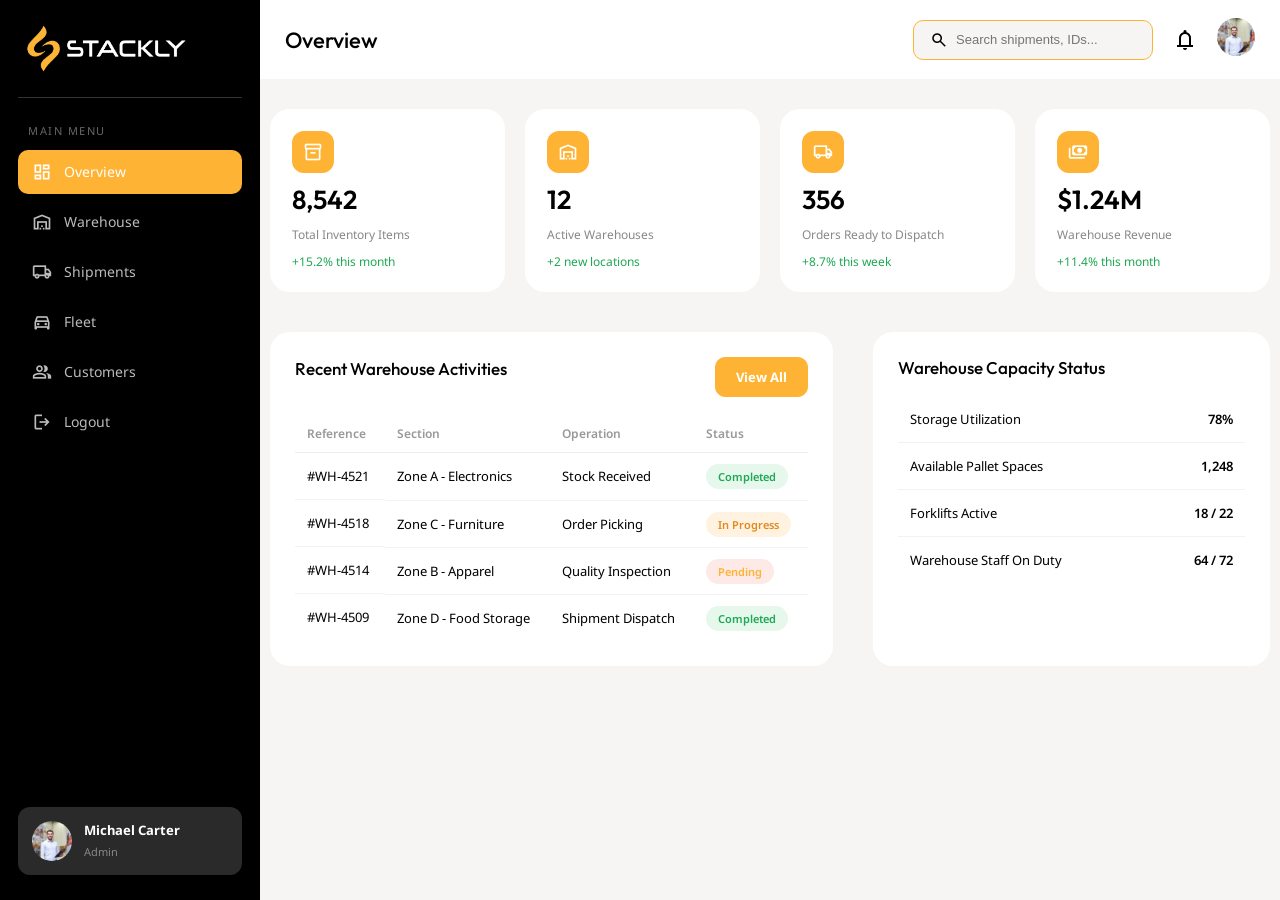
<file: admin.html>
<!DOCTYPE html>
<html lang="en">

<head>
    <meta charset="UTF-8">
    <meta name="viewport" content="width=device-width, initial-scale=1.0">
    <title>Stackly - Admin Dashboard</title>

    <link rel="stylesheet"
        href="https://fonts.googleapis.com/css2?family=Material+Symbols+Outlined:opsz,wght,FILL,GRAD@20..48,100..700,0,-50..200" />
    <link
        href="https://fonts.googleapis.com/css2?family=Outfit:wght@100..900&family=Noto+Sans:ital,wght@0,100..900;1,100..900&display=swap"
        rel="stylesheet">

    <style>
        * {
            margin: 0;
            padding: 0;
            box-sizing: border-box;
        }

        :root {
            --pcolor: #FFB334;
            --hcolor: #ff4e2e;
            --dark: black;
            --panel: #F7F5F3;
        }

        body {
            background: var(--panel);
            font-family: "Noto Sans", sans-serif;
            display: flex;
            gap: 0px;
            min-height: 100vh;
        }

        .material-symbols-outlined {
            font-variation-settings: 'FILL' 0, 'wght' 400, 'GRAD' 0, 'opsz' 24;
        }

        /* ================= SIDEBAR ================= */
        .sidebar {
            width: 260px;
            flex-shrink: 0;
            background: var(--dark);
            padding: 25px 18px;
            display: flex;
            flex-direction: column;
            height: 100vh;
            position: sticky;

        }

        .sidebar-logo {
            display: flex;
            align-items: center;
            gap: 15px;
            padding: 0 8px 25px;
            border-bottom: 1px solid #333;
            margin-bottom: 25px;
        }

        .sidebar-logo img {
            width: 160px;
        }

        .sidebar-logo .adminclose {
            color: white;
            display: none;
        }

        .nav-group-label {
            font-size: 11px;
            letter-spacing: 1.5px;
            text-transform: uppercase;
            color: #666;
            padding: 0 10px;
            margin-bottom: 12px;
        }

        .side-nav {
            display: flex;
            flex-direction: column;
            gap: 6px;
        }

        .side-nav button {
            display: flex;
            align-items: center;
            gap: 12px;
            width: 100%;
            padding: 12px 14px;
            border: none;
            background: transparent;
            color: #bbb;
            font-family: "Noto Sans", sans-serif;
            font-size: 14px;
            border-radius: 10px;
            cursor: pointer;
            text-align: left;
            transition: .3s ease;
        }

        .side-nav button .material-symbols-outlined {
            font-size: 20px;
        }

        .side-nav button:hover {
            background: #2a2a2a;
            color: #fff;
        }

        .side-nav button.active {
            background: var(--pcolor);
            color: #fff;
        }

        .sidebar-footer {
            margin-top: auto;
            display: flex;
            align-items: center;
            gap: 12px;
            padding: 14px;
            border-radius: 12px;
            background: #2a2a2a;
        }

        .sidebar-footer img {
            width: 40px;
            height: 40px;
            border-radius: 50%;
            object-fit: cover;
        }

        .sidebar-footer h4 {
            color: #fff;
            font-size: 13px;
        }

        .sidebar-footer span {
            color: #888;
            font-size: 11px;
        }

        /* ================= MAIN AREA ================= */
        .main {
            flex: 1;
            display: flex;
            flex-direction: column;
            gap: 20px;
            min-width: 0;
        }

        .topbar {
            background: white;
            padding: 18px 25px;
            display: flex;
            justify-content: space-between;
            align-items: center;

        }

        .topbarimgcontainer {
            display: none;
            align-items: center;
            gap: 20px;

        }

        .topbarimgcontainer .topbarmenu {
            font-size: 20px;
            display: none;
            color: black;
        }

        .topbarimgcontainer img {
            width: 140px;
            display: none;
        }

        .topbar h2 {
            font-family: "Outfit", sans-serif;
            font-weight: 500;
            font-size: 22px;
            color: black;
        }

        .topbar-right {
            display: flex;
            align-items: center;
            gap: 20px;
        }

        .search-box {
            display: flex;
            align-items: center;
            gap: 8px;
            background: var(--panel);
            border: 1px solid var(--pcolor);
            border-radius: 10px;
            padding: 10px 16px;
        }

        .search-box input {
            border: none;
            background: transparent;
            outline: none;
            font-size: 13px;
            width: 180px;
        }

        .search-box>.material-symbols-outlined {
            color: black;
            font-size: 18px;
        }

        .topbar-right>.material-symbols-outlined {
            color: black;
            cursor: pointer;
        }

        .topbar-avatar img {
            width: 38px;
            height: 38px;
            border-radius: 50%;
            object-fit: cover;
        }

        .view {
            display: none;
            flex-direction: column;
            gap: 20px;
        }

        .view.active {
            display: flex;
        }

        /* reused button style (matches .page-btn) */
        .d-btn {
            padding: 10px 20px;
            background: var(--pcolor);
            border: 1px solid var(--pcolor);
            border-radius: 10px;
            color: white;
            cursor: pointer;
            transition: .8s ease;
            font-size: 13px;
            font-weight: bold;
            font-family: "Noto Sans", sans-serif;
            text-wrap: nowrap;
        }


        /* generic panel */
        .panel {
            background: #fff;
            border-radius: 20px;
            padding: 25px;
            overflow-x: scroll;
            margin: 10px;
        }

        .panel h3 {
            font-family: "Outfit", sans-serif;
            font-weight: 500;
            font-size: 17px;
            margin-bottom: 18px;
        }

        .panel-head {
            display: flex;
            justify-content: space-between;
            align-items: center;
            margin-bottom: 18px;

        }


        /* stat cards */
        .stat-row {
            display: grid;
            grid-template-columns: repeat(4, 1fr);
            gap: 20px;
            padding: 10px;
        }

        .stat-card {
            background: #fff;
            border-radius: 20px;
            padding: 22px;
            display: flex;
            flex-direction: column;
            gap: 10px;
        }

        .stat-card .top {
            display: flex;
            justify-content: space-between;
            align-items: center;
        }

        .stat-card .material-symbols-outlined {
            background: var(--pcolor);
            color: #fff;
            width: 42px;
            height: 42px;
            border-radius: 12px;
            display: flex;
            align-items: center;
            justify-content: center;
            font-size: 20px;
        }

        .stat-card h2 {
            font-family: "Outfit", sans-serif;
            font-weight: 600;
            font-size: 26px;
        }

        .stat-card p {
            font-size: 12px;
            color: #888;
        }

        .stat-card .delta {
            font-size: 12px;
            color: #1fa855;
        }

        .stat-card .delta.down {
            color: var(--pcolor);
        }

        /* table */
        table {
            width: 100%;
            border-collapse: collapse;

        }

        thead th {
            text-align: left;
            font-size: 12px;
            color: #999;
            padding: 10px 12px;
            border-bottom: 1px solid #eee;
            font-weight: 600;
        }

        tbody td {
            padding: 14px 12px;
            font-size: 13px;
            border-bottom: 1px solid #f2f2f2;
            text-wrap: nowrap;
        }

        tbody tr:last-child td {
            border-bottom: none;
        }

        .cell-item {
            display: flex;
            align-items: center;
            gap: 10px;
        }

        .cell-item img {
            width: 34px;
            height: 34px;
            border-radius: 8px;
            object-fit: cover;
        }

        .badge {
            padding: 5px 12px;
            border-radius: 20px;
            font-size: 11px;
            font-weight: 600;
        }

        .badge.delivered {
            background: #e6f7ec;
            color: #1fa855;
        }

        .badge.transit {
            background: #fff2e0;
            color: #e08a1f;
        }

        .badge.pending {
            background: #fde9e6;
            color: var(--pcolor);
        }

        .badge.active {
            background: #e6f7ec;
            color: #1fa855;
        }

        .badge.maintenance {
            background: #fde9e6;
            color: var(--pcolor);
        }

        /* two column layout */
        .split-2 {
            display: grid;
            grid-template-columns: 1.4fr 1fr;
            gap: 20px;
        }

        /* fleet grid */
        .fleet-grid {
            display: grid;
            grid-template-columns: repeat(3, 1fr);
            gap: 20px;
        }

        .fleet-card {
            border-radius: 16px;
            overflow: hidden;
            border: 1px solid #eee;
        }

        .fleet-card img {
            width: 100%;
            height: 160px;
            object-fit: cover;
        }

        .fleet-card-body {
            padding: 16px;
        }

        .fleet-card-body h4 {
            font-family: "Outfit", sans-serif;
            font-weight: 500;
            font-size: 14px;
            margin-bottom: 6px;
        }

        .fleet-card-body p {
            font-size: 12px;
            color: #888;
            margin-bottom: 10px;
        }

        /* warehouse gallery */
        .wh-grid {
            display: grid;
            grid-template-columns: repeat(3, 1fr);
            gap: 20px;
        }

        .wh-card {
            position: relative;
            border-radius: 16px;
            overflow: hidden;
            height: 180px;
        }

        .wh-card img {
            width: 100%;
            height: 100%;
            object-fit: cover;
        }

        .wh-card .overlay {
            position: absolute;
            inset: 0;
            background: linear-gradient(180deg, rgba(0, 0, 0, 0.05) 40%, rgba(0, 0, 0, 0.8) 100%);
            display: flex;
            flex-direction: column;
            justify-content: flex-end;
            padding: 16px;
        }

        .wh-card .overlay h4 {
            color: #fff;
            font-family: "Outfit", sans-serif;
            font-size: 14px;
        }

        .wh-card .overlay span {
            color: #ddd;
            font-size: 11px;
        }

        /* customer cards */
        .cust-grid {
            display: grid;
            grid-template-columns: repeat(3, 1fr);
            gap: 20px;
        }

        .cust-card {
            background: #fff;
            border-radius: 16px;
            padding: 20px;
            text-align: center;
            border: 1px solid #eee;
        }

        .cust-card img {
            width: 60px;
            height: 60px;
            border-radius: 50%;
            object-fit: cover;
            margin-bottom: 12px;
        }

        .cust-card h4 {
            font-family: "Outfit", sans-serif;
            font-weight: 500;
            font-size: 14px;
        }

        .cust-card span {
            font-size: 12px;
            color: #888;
        }

        .cust-card .cust-stat {
            margin-top: 12px;
            font-size: 12px;
            color: var(--pcolor);
            font-weight: 600;
        }

        @media (max-width: 1100px) {

            .stat-row,
            .fleet-grid,
            .wh-grid,
            .cust-grid {
                grid-template-columns: repeat(2, 1fr);
            }

            .split-2 {
                grid-template-columns: 1fr;
            }
        }

        @media (max-width: 900px) {

            .sidebar {
                position: fixed;
                inset: 0px;
                transform: translateX(-120%);
                transition: .2s ease;
                z-index: 9999;
                width: 320px;

            }

            .topbar {
                background: black;
                padding: 18px 25px;
                display: flex;
                justify-content: space-between;
                align-items: center;

            }


            .topbar-right>.material-symbols-outlined {
                color: white;
                cursor: pointer;
            }

            .sidebar.vis {
                transform: translateX(0);
            }

            .topbar>h2 {
                display: none;
            }

            .search-box {
                display: none;
            }

            .topbar {
                padding: 10px 10px;
            }

            .topbarimgcontainer {
                display: flex;
            }

            .sidebar-logo {
                justify-content: space-between;
            }

            .sidebar-logo .adminclose {
                display: block;
            }

            .topbarimgcontainer .topbarmenu {
                display: block;
                color: white;
            }

            .topbarimgcontainer img {
                display: block;
            }

            .topbar-right>span {
                font-size: 20px;
            }

        }

        @media (max-width: 560px) {

            .stat-row,
            .fleet-grid,
            .wh-grid,
            .cust-grid {
                grid-template-columns: 1fr;
            }

            .topbar {
                flex-wrap: wrap;
                gap: 15px;
            }
        }
    </style>
</head>

<body>

    <!-- ================= SIDEBAR (5 MENUS) ================= -->
    <aside class="sidebar">
        <div class="sidebar-logo">
            <img src="./src/logo.webp" alt="company logo" class="logimg">
            <span class="material-symbols-outlined adminclose">close</span>
        </div>

        <span class="nav-group-label">Main Menu</span>
        <nav class="side-nav">
            <button class="active" onclick="showView('overview', this)"><span
                    class="material-symbols-outlined">dashboard</span> Overview</button>
            <button onclick="showView('warehouse', this)"><span class="material-symbols-outlined">warehouse</span>
                Warehouse</button>
            <button onclick="showView('shipments', this)"><span class="material-symbols-outlined">local_shipping</span>
                Shipments</button>
            <button onclick="showView('fleet', this)"><span class="material-symbols-outlined">directions_car</span>
                Fleet</button>

            <button onclick="showView('customers', this)"><span class="material-symbols-outlined">group</span>
                Customers</button>
            <button class="logoutbtn"><span class="material-symbols-outlined">logout</span>
                Logout</button>
        </nav>

        <div class="sidebar-footer">
            <img src="./src/p1.webp" alt="Admin">
            <div>
                <h4 id="username">Michael Carter</h4>
                <span>Admin</span>
            </div>
        </div>
    </aside>

    <!-- ================= MAIN CONTENT ================= -->
    <main class="main">

        <div class="topbar">
            <div class="topbarimgcontainer">
                <span class="material-symbols-outlined topbarmenu">menu</span>
                <img src="./src/logo.webp" alt="company logo" class="logimg">
            </div>
            <h2 id="topbarTitle">Overview</h2>
            <div class="topbar-right">
                <div class="search-box">
                    <span class="material-symbols-outlined">search</span>
                    <input type="text" placeholder="Search shipments, IDs...">
                </div>
                <span class="material-symbols-outlined errorpage">notifications</span>
                <div class="topbar-avatar"><img src="./src/p1.webp" alt="Admin"></div>
            </div>
        </div>

        <!-- ========== 1. OVERVIEW VIEW ========== -->
       <div class="view active" id="overview">
    <div class="stat-row">
        <div class="stat-card">
            <div class="top"><span class="material-symbols-outlined">inventory_2</span></div>
            <h2>8,542</h2>
            <p>Total Inventory Items</p>
            <span class="delta">+15.2% this month</span>
        </div>

        <div class="stat-card">
            <div class="top"><span class="material-symbols-outlined">warehouse</span></div>
            <h2>12</h2>
            <p>Active Warehouses</p>
            <span class="delta">+2 new locations</span>
        </div>

        <div class="stat-card">
            <div class="top"><span class="material-symbols-outlined">local_shipping</span></div>
            <h2>356</h2>
            <p>Orders Ready to Dispatch</p>
            <span class="delta">+8.7% this week</span>
        </div>

        <div class="stat-card">
            <div class="top"><span class="material-symbols-outlined">payments</span></div>
            <h2>$1.24M</h2>
            <p>Warehouse Revenue</p>
            <span class="delta">+11.4% this month</span>
        </div>
    </div>

    <div class="split-2">
        <div class="panel">
            <div class="panel-head">
                <h3>Recent Warehouse Activities</h3>
                <button class="d-btn errorpage">View All</button>
            </div>

            <table>
                <thead>
                    <tr>
                        <th>Reference</th>
                        <th>Section</th>
                        <th>Operation</th>
                        <th>Status</th>
                    </tr>
                </thead>

                <tbody>
                    <tr>
                        <td class="cell-item">
                            #WH-4521
                        </td>
                        <td>Zone A - Electronics</td>
                        <td>Stock Received</td>
                        <td><span class="badge delivered">Completed</span></td>
                    </tr>

                    <tr>
                        <td class="cell-item">
                
                            #WH-4518
                        </td>
                        <td>Zone C - Furniture</td>
                        <td>Order Picking</td>
                        <td><span class="badge transit">In Progress</span></td>
                    </tr>

                    <tr>
                        <td class="cell-item">
                     
                            #WH-4514
                        </td>
                        <td>Zone B - Apparel</td>
                        <td>Quality Inspection</td>
                        <td><span class="badge pending">Pending</span></td>
                    </tr>

                    <tr>
                        <td class="cell-item">
              
                            #WH-4509
                        </td>
                        <td>Zone D - Food Storage</td>
                        <td>Shipment Dispatch</td>
                        <td><span class="badge delivered">Completed</span></td>
                    </tr>
                </tbody>
            </table>
        </div>

        <div class="panel">
            <h3>Warehouse Capacity Status</h3>

           

            <table>
                <tbody>
                    <tr>
                        <td>Storage Utilization</td>
                        <td style="text-align:right;font-weight:600;">78%</td>
                    </tr>

                    <tr>
                        <td>Available Pallet Spaces</td>
                        <td style="text-align:right;font-weight:600;">1,248</td>
                    </tr>

                    <tr>
                        <td>Forklifts Active</td>
                        <td style="text-align:right;font-weight:600;">18 / 22</td>
                    </tr>

                    <tr>
                        <td>Warehouse Staff On Duty</td>
                        <td style="text-align:right;font-weight:600;">64 / 72</td>
                    </tr>
                </tbody>
            </table>
        </div>
    </div>
</div>

        <!-- ========== 2. SHIPMENTS VIEW ========== -->
      <div class="view" id="shipments">
    <div class="stat-row">
        <div class="stat-card">
            <div class="top">
                <span class="material-symbols-outlined">inventory_2</span>
            </div>
            <h2>4,826</h2>
            <p>Items In Stock</p>
        </div>

        <div class="stat-card">
            <div class="top">
                <span class="material-symbols-outlined">move_to_inbox</span>
            </div>
            <h2>642</h2>
            <p>Incoming Inventory</p>
        </div>

        <div class="stat-card">
            <div class="top">
                <span class="material-symbols-outlined">outbox</span>
            </div>
            <h2>518</h2>
            <p>Outgoing Orders</p>
        </div>

        <div class="stat-card">
            <div class="top">
                <span class="material-symbols-outlined">warning</span>
            </div>
            <h2>39</h2>
            <p>Low Stock Alerts</p>
        </div>
    </div>

    <div class="panel">
        <div class="panel-head">
            <h3>Inventory Operations</h3>
            <button class="d-btn errorpage">Add Inventory</button>
        </div>

        <table>
            <thead>
                <tr>
                    <th>Reference</th>
                    <th>Product</th>
                    <th>Warehouse Zone</th>
                    <th>Operation</th>
                    <th>Date</th>
                    <th>Status</th>
                </tr>
            </thead>

            <tbody>
                <tr>
                    <td>#INV-4521</td>
                    <td>Laptop Accessories</td>
                    <td>Zone A</td>
                    <td>Stock Received</td>
                    <td>Jul 08</td>
                    <td><span class="badge delivered">Completed</span></td>
                </tr>

                <tr>
                    <td>#INV-4518</td>
                    <td>Office Furniture</td>
                    <td>Zone C</td>
                    <td>Order Picking</td>
                    <td>Jul 07</td>
                    <td><span class="badge transit">In Progress</span></td>
                </tr>

                <tr>
                    <td>#INV-4514</td>
                    <td>Winter Jackets</td>
                    <td>Zone B</td>
                    <td>Quality Check</td>
                    <td>Jul 07</td>
                    <td><span class="badge pending">Pending</span></td>
                </tr>

                <tr>
                    <td>#INV-4509</td>
                    <td>Food Packages</td>
                    <td>Cold Storage</td>
                    <td>Dispatch Processing</td>
                    <td>Jul 06</td>
                    <td><span class="badge delivered">Completed</span></td>
                </tr>

                <tr>
                    <td>#INV-4503</td>
                    <td>Mobile Devices</td>
                    <td>Zone D</td>
                    <td>Restocking</td>
                    <td>Jul 05</td>
                    <td><span class="badge transit">In Progress</span></td>
                </tr>
            </tbody>
        </table>
    </div>
</div>

        <!-- ========== 3. FLEET VIEW ========== -->
        <div class="view" id="fleet">
            <div class="stat-row">
                <div class="stat-card">
                    <div class="top"><span class="material-symbols-outlined">local_shipping</span></div>
                    <h2>50</h2>
                    <p>Total Trucks</p>
                </div>
                <div class="stat-card">
                    <div class="top"><span class="material-symbols-outlined">directions_boat</span></div>
                    <h2>8</h2>
                    <p>Total Ships</p>
                </div>
                <div class="stat-card">
                    <div class="top"><span class="material-symbols-outlined">flight</span></div>
                    <h2>4</h2>
                    <p>Total Planes</p>
                </div>
                <div class="stat-card">
                    <div class="top"><span class="material-symbols-outlined">build</span></div>
                    <h2>5</h2>
                    <p>Under Maintenance</p>
                </div>
            </div>

            <div class="panel">
                <h3>Fleet Overview</h3>
                <div class="fleet-grid">
                    <div class="fleet-card">
        
                        <div class="fleet-card-body">
                            <h4>Truck Unit TX-14</h4>
                            <p>Assigned Route: NY → Miami</p>
                            <span class="badge active">Active</span>
                        </div>
                    </div>
                    <div class="fleet-card">
                 
                        <div class="fleet-card-body">
                            <h4>Vessel Pacific Star</h4>
                            <p>Assigned Route: Shanghai → LA</p>
                            <span class="badge active">Active</span>
                        </div>
                    </div>
                    <div class="fleet-card">
            
                        <div class="fleet-card-body">
                            <h4>Cargo Jet CJ-02</h4>
                            <p>Assigned Route: Dubai → London</p>
                            <span class="badge maintenance">Maintenance</span>
                        </div>
                    </div>
                    <div class="fleet-card">
                   
                        <div class="fleet-card-body">
                            <h4>Van Unit VN-08</h4>
                            <p>Assigned Route: Local Deliveries</p>
                            <span class="badge active">Active</span>
                        </div>
                    </div>
                    <div class="fleet-card">
                      
                        <div class="fleet-card-body">
                            <h4>Cargo Jet CJ-05</h4>
                            <p>Assigned Route: Mumbai → Dubai</p>
                            <span class="badge active">Active</span>
                        </div>
                    </div>
                    <div class="fleet-card">
                      
                        <div class="fleet-card-body">
                            <h4>Vessel Coral Wave</h4>
                            <p>Assigned Route: At Port - Loading</p>
                            <span class="badge active">Active</span>
                        </div>
                    </div>
                </div>
            </div>
        </div>

        <!-- ========== 4. WAREHOUSE VIEW ========== -->
        <div class="view" id="warehouse">
            <div class="stat-row">
                <div class="stat-card">
                    <div class="top"><span class="material-symbols-outlined">warehouse</span></div>
                    <h2>12</h2>
                    <p>Active Warehouses</p>
                </div>
                <div class="stat-card">
                    <div class="top"><span class="material-symbols-outlined">inventory</span></div>
                    <h2>84%</h2>
                    <p>Avg. Capacity Used</p>
                </div>
                <div class="stat-card">
                    <div class="top"><span class="material-symbols-outlined">move_to_inbox</span></div>
                    <h2>3,120</h2>
                    <p>Items Stored</p>
                </div>
                <div class="stat-card">
                    <div class="top"><span class="material-symbols-outlined">outbox</span></div>
                    <h2>218</h2>
                    <p>Dispatched Today</p>
                </div>
            </div>

            <div class="panel">
                <h3>Warehouse Locations</h3>
                <div class="wh-grid">
                    <div class="wh-card">
                        <img src="./src/s1.webp" alt="New York warehouse">
                        <div class="overlay">
                            <h4>New York Hub</h4><span>Capacity 92%</span>
                        </div>
                    </div>
                    <div class="wh-card">
                        <img src="./src/s2.webp" alt="Warehouse storage aisle">
                        <div class="overlay">
                            <h4>Dubai Hub</h4><span>Capacity 78%</span>
                        </div>
                    </div>
                    <div class="wh-card">
                        <img src="./src/bg2.webp" alt="Automated warehouse racks">
                        <div class="overlay">
                            <h4>Singapore Hub</h4><span>Capacity 65%</span>
                        </div>
                    </div>
                </div>
            </div>

            <div class="panel">
                <h3>Inventory Snapshot</h3>
                <table>
                    <thead>
                        <tr>
                            <th>Warehouse</th>
                            <th>Item Category</th>
                            <th>Units in Stock</th>
                            <th>Status</th>
                        </tr>
                    </thead>
                    <tbody>
                        <tr>
                            <td>New York Hub</td>
                            <td>Electronics</td>
                            <td>842</td>
                            <td><span class="badge active">Healthy</span></td>
                        </tr>
                        <tr>
                            <td>Dubai Hub</td>
                            <td>Apparel</td>
                            <td>1,204</td>
                            <td><span class="badge active">Healthy</span></td>
                        </tr>
                        <tr>
                            <td>Singapore Hub</td>
                            <td>Automotive Parts</td>
                            <td>312</td>
                            <td><span class="badge maintenance">Low Stock</span></td>
                        </tr>
                    </tbody>
                </table>
            </div>
        </div>

        <!-- ========== 5. CUSTOMERS VIEW ========== -->
        <div class="view" id="customers">
            <div class="stat-row">
                <div class="stat-card">
                    <div class="top"><span class="material-symbols-outlined">group</span></div>
                    <h2>1,046</h2>
                    <p>Total Customers</p>
                </div>
                <div class="stat-card">
                    <div class="top"><span class="material-symbols-outlined">person_add</span></div>
                    <h2>58</h2>
                    <p>New This Month</p>
                </div>
                <div class="stat-card">
                    <div class="top"><span class="material-symbols-outlined">workspace_premium</span></div>
                    <h2>142</h2>
                    <p>Enterprise Accounts</p>
                </div>
                <div class="stat-card">
                    <div class="top"><span class="material-symbols-outlined">support_agent</span></div>
                    <h2>19</h2>
                    <p>Open Support Tickets</p>
                </div>
            </div>

   

            <div class="panel">
                <div class="panel-head">
                    <h3>Customer Directory</h3>
                    <button class="d-btn errorpage">Add Customer</button>
                </div>
                <table>
                    <thead>
                        <tr>
                            <th>Customer</th>
                            <th>Contact</th>
                            <th>Account Type</th>
                            <th>Shipments</th>
                        </tr>
                    </thead>
                    <tbody>
                        <tr>
                            <td class="cell-item">Vantra
                                Retail</td>
                            <td>ramesh@vantra.com</td>
                            <td>Enterprise</td>
                            <td>212</td>
                        </tr>
                        <tr>
                            <td class="cell-item">Ferro
                                Parts</td>
                            <td>anjali@ferroparts.com</td>
                            <td>Business</td>
                            <td>168</td>
                        </tr>
                        <tr>
                            <td class="cell-item">Coastline
                                Exports</td>
                            <td>david@coastline.com</td>
                            <td>Business</td>
                            <td>134</td>
                        </tr>
                        <tr>
                            <td class="cell-item">Nova
                                Electronics</td>
                            <td>priya@novaelec.com</td>
                            <td>Enterprise</td>
                            <td>96</td>
                        </tr>
                    </tbody>
                </table>
            </div>
        </div>

    </main>

    <script>

        //
        const topbarmenu = document.querySelector(".topbarmenu")
        const adminclose = document.querySelector(".adminclose")
        const sidebar = document.querySelector(".sidebar")

        topbarmenu.addEventListener("click", () => {
            sidebar.classList.toggle('vis')
        })

        adminclose.addEventListener("click", () => {
            sidebar.classList.remove('vis')
        })

        // 
        const logoutbtn = document.querySelector(".logoutbtn")
        logoutbtn.addEventListener("click", () => {
            window.location.href = "index.html"
        })

        // email

        const username = document.querySelector("#username");

        const email = localStorage.getItem("useremail");

        if (email) {
            username.textContent = email.split("@")[0];
        }

        // errorpage
        let errorpage = document.querySelectorAll(".errorpage")
        errorpage.forEach((error) => {
            error.addEventListener("click", () => {
                window.location.href = "404.html";
            })
        })

        // logimg

        let logimg = document.querySelectorAll(".logimg")
        logimg.forEach((img) => {
            img.addEventListener("click", () => {
                window.location.href = "admin.html";
            })
        })


        const titles = {
            overview: "Overview",
            shipments: "Shipments",
            fleet: "Fleet",
            warehouse: "Warehouse",
            customers: "Customers"
        };

        function showView(id, btn) {
            document.querySelectorAll('.view').forEach(v => v.classList.remove('active'));
            document.getElementById(id).classList.add('active');

            document.querySelectorAll('.side-nav button').forEach(b => b.classList.remove('active'));
            btn.classList.add('active');

            document.getElementById('topbarTitle').innerText = titles[id];
            sidebar.classList.remove('vis')
        }
    </script>

</body>

</html>
</file>
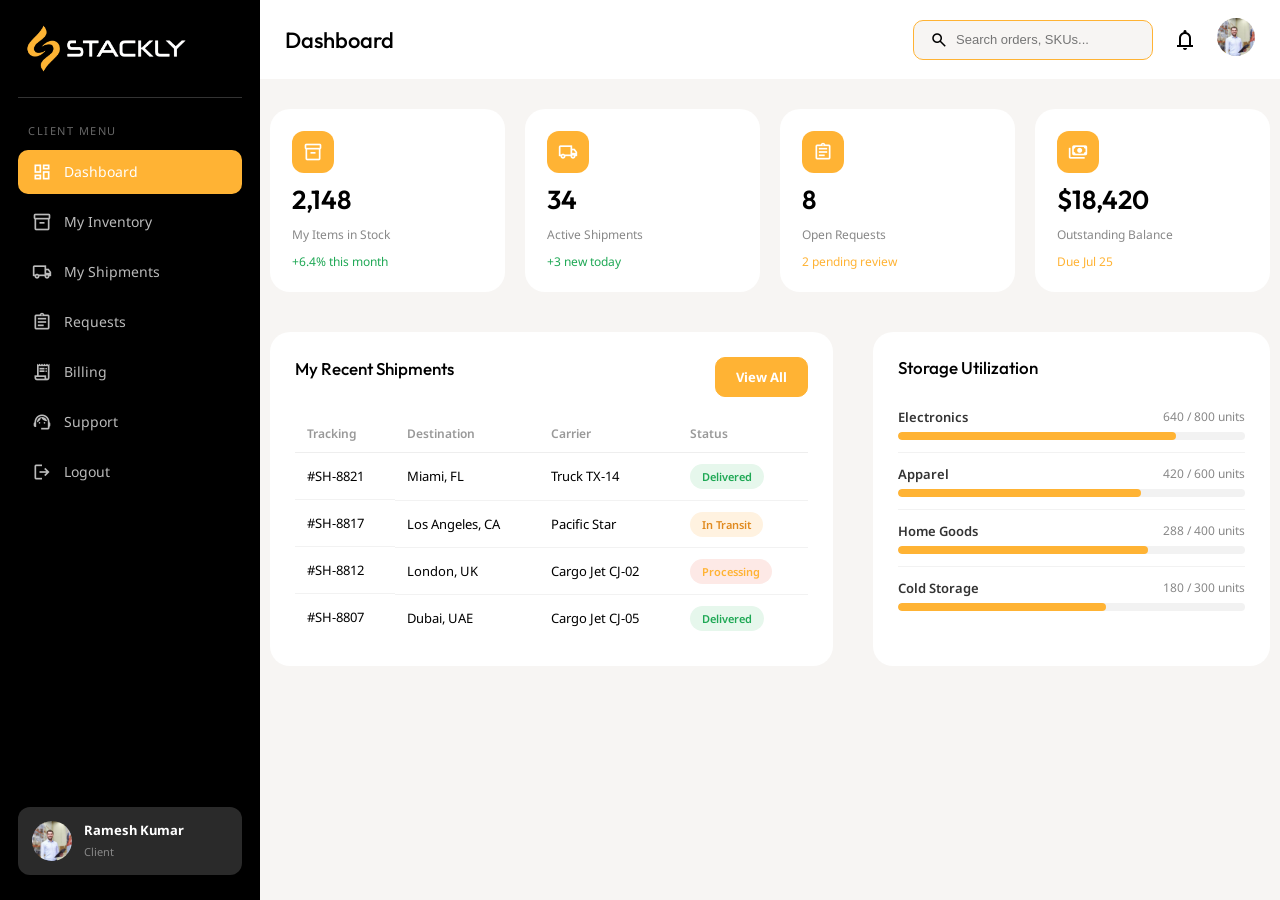
<file: client.html>
<!DOCTYPE html>
<html lang="en">

<head>
    <meta charset="UTF-8">
    <meta name="viewport" content="width=device-width, initial-scale=1.0">
    <title>Stackly - Client Dashboard</title>

    <link rel="stylesheet"
        href="https://fonts.googleapis.com/css2?family=Material+Symbols+Outlined:opsz,wght,FILL,GRAD@20..48,100..700,0,-50..200" />
    <link
        href="https://fonts.googleapis.com/css2?family=Outfit:wght@100..900&family=Noto+Sans:ital,wght@0,100..900;1,100..900&display=swap"
        rel="stylesheet">

    <style>
        * {
            margin: 0;
            padding: 0;
            box-sizing: border-box;
        }

        :root {
            --pcolor: #FFB334;
            --hcolor: #ff4e2e;
            --dark: black;
            --panel: #F7F5F3;
        }

        body {
            background: var(--panel);
            font-family: "Noto Sans", sans-serif;
            display: flex;
            gap: 0px;
            min-height: 100vh;
        }

        .material-symbols-outlined {
            font-variation-settings: 'FILL' 0, 'wght' 400, 'GRAD' 0, 'opsz' 24;
        }

        /* ================= SIDEBAR ================= */
        .sidebar {
            width: 260px;
            flex-shrink: 0;
            background: var(--dark);
            padding: 25px 18px;
            display: flex;
            flex-direction: column;
            height: 100vh;
            position: sticky;
        }

        .sidebar-logo {
            display: flex;
            align-items: center;
            gap: 15px;
            padding: 0 8px 25px;
            border-bottom: 1px solid #333;
            margin-bottom: 25px;
        }

        .sidebar-logo img {
            width: 160px;
        }

        .sidebar-logo .adminclose {
            color: white;
            display: none;
        }

        .nav-group-label {
            font-size: 11px;
            letter-spacing: 1.5px;
            text-transform: uppercase;
            color: #666;
            padding: 0 10px;
            margin-bottom: 12px;
        }

        .side-nav {
            display: flex;
            flex-direction: column;
            gap: 6px;
        }

        .side-nav button {
            display: flex;
            align-items: center;
            gap: 12px;
            width: 100%;
            padding: 12px 14px;
            border: none;
            background: transparent;
            color: #bbb;
            font-family: "Noto Sans", sans-serif;
            font-size: 14px;
            border-radius: 10px;
            cursor: pointer;
            text-align: left;
            transition: .3s ease;
        }

        .side-nav button .material-symbols-outlined {
            font-size: 20px;
        }

        .side-nav button:hover {
            background: #2a2a2a;
            color: #fff;
        }

        .side-nav button.active {
            background: var(--pcolor);
            color: #fff;
        }

        .sidebar-footer {
            margin-top: auto;
            display: flex;
            align-items: center;
            gap: 12px;
            padding: 14px;
            border-radius: 12px;
            background: #2a2a2a;
        }

        .sidebar-footer img {
            width: 40px;
            height: 40px;
            border-radius: 50%;
            object-fit: cover;
        }

        .sidebar-footer h4 {
            color: #fff;
            font-size: 13px;
        }

        .sidebar-footer span {
            color: #888;
            font-size: 11px;
        }

        /* ================= MAIN AREA ================= */
        .main {
            flex: 1;
            display: flex;
            flex-direction: column;
            gap: 20px;
            min-width: 0;
        }

        .topbar {
            background: white;
            padding: 18px 25px;
            display: flex;
            justify-content: space-between;
            align-items: center;
        }

        .topbarimgcontainer {
            display: none;
            align-items: center;
            gap: 20px;
        }

        .topbarimgcontainer .topbarmenu {
            font-size: 20px;
            display: none;
            color: black;
        }

        .topbarimgcontainer img {
            width: 140px;
            display: none;
        }

        .topbar h2 {
            font-family: "Outfit", sans-serif;
            font-weight: 500;
            font-size: 22px;
            color: black;
        }

        .topbar-right {
            display: flex;
            align-items: center;
            gap: 20px;
        }

        .search-box {
            display: flex;
            align-items: center;
            gap: 8px;
            background: var(--panel);
            border: 1px solid var(--pcolor);
            border-radius: 10px;
            padding: 10px 16px;
        }

        .search-box input {
            border: none;
            background: transparent;
            outline: none;
            font-size: 13px;
            width: 180px;
        }

        .search-box>.material-symbols-outlined {
            color: black;
            font-size: 18px;
        }

        .topbar-right>.material-symbols-outlined {
            color: black;
            cursor: pointer;
        }

        .topbar-avatar img {
            width: 38px;
            height: 38px;
            border-radius: 50%;
            object-fit: cover;
        }

        .view {
            display: none;
            flex-direction: column;
            gap: 20px;
        }

        .view.active {
            display: flex;
        }

        /* reused button style */
        .d-btn {
            padding: 10px 20px;
            background: var(--pcolor);
            border: 1px solid var(--pcolor);
            border-radius: 10px;
            color: white;
            cursor: pointer;
            transition: .8s ease;
            font-size: 13px;
            font-weight: bold;
            font-family: "Noto Sans", sans-serif;
            text-wrap: nowrap;
        }

        .d-btn.ghost {
            background: transparent;
            color: var(--pcolor);
        }

        /* generic panel */
        .panel {
            background: #fff;
            border-radius: 20px;
            padding: 25px;
            overflow-x: scroll;
            margin: 10px;
        }

        .panel h3 {
            font-family: "Outfit", sans-serif;
            font-weight: 500;
            font-size: 17px;
            margin-bottom: 18px;
        }

        .panel-head {
            display: flex;
            justify-content: space-between;
            align-items: center;
            margin-bottom: 18px;
        }

        /* stat cards */
        .stat-row {
            display: grid;
            grid-template-columns: repeat(4, 1fr);
            gap: 20px;
            padding: 10px;
        }

        .stat-card {
            background: #fff;
            border-radius: 20px;
            padding: 22px;
            display: flex;
            flex-direction: column;
            gap: 10px;
        }

        .stat-card .top {
            display: flex;
            justify-content: space-between;
            align-items: center;
        }

        .stat-card .material-symbols-outlined {
            background: var(--pcolor);
            color: #fff;
            width: 42px;
            height: 42px;
            border-radius: 12px;
            display: flex;
            align-items: center;
            justify-content: center;
            font-size: 20px;
        }

        .stat-card h2 {
            font-family: "Outfit", sans-serif;
            font-weight: 600;
            font-size: 26px;
        }

        .stat-card p {
            font-size: 12px;
            color: #888;
        }

        .stat-card .delta {
            font-size: 12px;
            color: #1fa855;
        }

        .stat-card .delta.down {
            color: var(--pcolor);
        }

        /* table */
        table {
            width: 100%;
            border-collapse: collapse;
        }

        thead th {
            text-align: left;
            font-size: 12px;
            color: #999;
            padding: 10px 12px;
            border-bottom: 1px solid #eee;
            font-weight: 600;
        }

        tbody td {
            padding: 14px 12px;
            font-size: 13px;
            border-bottom: 1px solid #f2f2f2;
            text-wrap: nowrap;
        }

        tbody tr:last-child td {
            border-bottom: none;
        }

        .cell-item {
            display: flex;
            align-items: center;
            gap: 10px;
        }

        .cell-item img {
            width: 34px;
            height: 34px;
            border-radius: 8px;
            object-fit: cover;
        }

        .badge {
            padding: 5px 12px;
            border-radius: 20px;
            font-size: 11px;
            font-weight: 600;
        }

        .badge.delivered {
            background: #e6f7ec;
            color: #1fa855;
        }

        .badge.transit {
            background: #fff2e0;
            color: #e08a1f;
        }

        .badge.pending {
            background: #fde9e6;
            color: var(--pcolor);
        }

        .badge.active {
            background: #e6f7ec;
            color: #1fa855;
        }

        .badge.maintenance {
            background: #fde9e6;
            color: var(--pcolor);
        }

        .badge.paid {
            background: #e6f7ec;
            color: #1fa855;
        }

        .badge.unpaid {
            background: #fde9e6;
            color: var(--pcolor);
        }

        .badge.overdue {
            background: #ffe0e0;
            color: #c0392b;
        }

        /* two column layout */
        .split-2 {
            display: grid;
            grid-template-columns: 1.4fr 1fr;
            gap: 20px;
        }

        /* progress bar */
        .progress {
            width: 100%;
            height: 8px;
            background: #f2f2f2;
            border-radius: 20px;
            overflow: hidden;
            margin-top: 6px;
        }

        .progress > span {
            display: block;
            height: 100%;
            background: var(--pcolor);
            border-radius: 20px;
        }

        .inv-row {
            padding: 12px 0;
            border-bottom: 1px solid #f2f2f2;
        }

        .inv-row:last-child { border-bottom: none; }

        .inv-row .inv-top {
            display: flex;
            justify-content: space-between;
            font-size: 13px;
            margin-bottom: 4px;
        }

        .inv-row .inv-top .cat { color: #333; font-weight: 600; }
        .inv-row .inv-top .val { color: #888; font-size: 12px; }

        /* request cards */
        .req-grid {
            display: grid;
            grid-template-columns: repeat(3, 1fr);
            gap: 20px;
        }

        .req-card {
            border-radius: 16px;
            border: 1px solid #eee;
            padding: 18px;
            display: flex;
            flex-direction: column;
            gap: 8px;
        }

        .req-card h4 {
            font-family: "Outfit", sans-serif;
            font-weight: 500;
            font-size: 15px;
        }

        .req-card p {
            font-size: 12px;
            color: #888;
        }

        .req-card .req-meta {
            display: flex;
            justify-content: space-between;
            margin-top: 6px;
            font-size: 12px;
            color: #555;
        }

        /* billing summary card */
        .billing-summary {
            display: grid;
            grid-template-columns: repeat(3, 1fr);
            gap: 20px;
            padding: 10px;
        }

        .bill-card {
            background: #fff;
            border-radius: 20px;
            padding: 22px;
            display: flex;
            flex-direction: column;
            gap: 8px;
        }

        .bill-card h2 {
            font-family: "Outfit", sans-serif;
            font-weight: 600;
            font-size: 24px;
        }

        .bill-card p {
            font-size: 12px;
            color: #888;
        }

        .bill-card .label-tag {
            font-size: 11px;
            font-weight: 600;
            color: var(--pcolor);
            text-transform: uppercase;
            letter-spacing: 1px;
        }

        /* support - FAQ / help cards */
        .help-grid {
            display: grid;
            grid-template-columns: repeat(3, 1fr);
            gap: 20px;
        }

        .help-card {
            border-radius: 16px;
            border: 1px solid #eee;
            padding: 20px;
            display: flex;
            flex-direction: column;
            gap: 8px;
        }

        .help-card .material-symbols-outlined {
            background: var(--pcolor);
            color: #fff;
            width: 42px;
            height: 42px;
            border-radius: 12px;
            display: flex;
            align-items: center;
            justify-content: center;
            font-size: 20px;
            margin-bottom: 4px;
        }

        .help-card h4 {
            font-family: "Outfit", sans-serif;
            font-weight: 500;
            font-size: 15px;
        }

        .help-card p {
            font-size: 12px;
            color: #888;
        }

        @media (max-width: 1100px) {

            .stat-row,
            .req-grid,
            .help-grid,
            .billing-summary {
                grid-template-columns: repeat(2, 1fr);
            }

            .split-2 {
                grid-template-columns: 1fr;
            }
        }

        @media (max-width: 900px) {

            .sidebar {
                position: fixed;
                inset: 0px;
                transform: translateX(-120%);
                transition: .2s ease;
                z-index: 9999;
                width: 320px;
            }

            .topbar {
                background: black;
                padding: 18px 25px;
                display: flex;
                justify-content: space-between;
                align-items: center;
            }

            .topbar-right>.material-symbols-outlined {
                color: white;
                cursor: pointer;
            }

            .sidebar.vis {
                transform: translateX(0);
            }

            .topbar>h2 {
                display: none;
            }

            .search-box {
                display: none;
            }

            .topbar {
                padding: 10px 10px;
            }

            .topbarimgcontainer {
                display: flex;
            }

            .sidebar-logo {
                justify-content: space-between;
            }

            .sidebar-logo .adminclose {
                display: block;
            }

            .topbarimgcontainer .topbarmenu {
                display: block;
                color: white;
            }

            .topbarimgcontainer img {
                display: block;
            }

            .topbar-right>span {
                font-size: 20px;
            }
        }

        @media (max-width: 560px) {

            .stat-row,
            .req-grid,
            .help-grid,
            .billing-summary {
                grid-template-columns: 1fr;
            }

            .topbar {
                flex-wrap: wrap;
                gap: 15px;
            }
        }
    </style>
</head>

<body>

    <!-- ================= SIDEBAR (Client Menus) ================= -->
    <aside class="sidebar">
        <div class="sidebar-logo">
            <img src="./src/logo.webp" alt="company logo" class="logimg">
            <span class="material-symbols-outlined adminclose">close</span>
        </div>

        <span class="nav-group-label">Client Menu</span>
        <nav class="side-nav">
            <button class="active" onclick="showView('overview', this)"><span
                    class="material-symbols-outlined">dashboard</span> Dashboard</button>
            <button onclick="showView('inventory', this)"><span class="material-symbols-outlined">inventory_2</span>
                My Inventory</button>
            <button onclick="showView('shipments', this)"><span class="material-symbols-outlined">local_shipping</span>
                My Shipments</button>
            <button onclick="showView('requests', this)"><span class="material-symbols-outlined">assignment</span>
                Requests</button>
            <button onclick="showView('billing', this)"><span class="material-symbols-outlined">receipt_long</span>
                Billing</button>
            <button onclick="showView('support', this)"><span class="material-symbols-outlined">support_agent</span>
                Support</button>
            <button class="logoutbtn"><span class="material-symbols-outlined">logout</span>
                Logout</button>
        </nav>

        <div class="sidebar-footer">
            <img src="./src/p1.webp" alt="Client">
            <div>
                <h4 id="username">Ramesh Kumar</h4>
                <span>Client</span>
            </div>
        </div>
    </aside>

    <!-- ================= MAIN CONTENT ================= -->
    <main class="main">

        <div class="topbar">
            <div class="topbarimgcontainer">
                <span class="material-symbols-outlined topbarmenu">menu</span>
                <img src="./src/logo.webp" alt="company logo" class="logimg">
            </div>
            <h2 id="topbarTitle">Dashboard</h2>
            <div class="topbar-right">
                <div class="search-box">
                    <span class="material-symbols-outlined">search</span>
                    <input type="text" placeholder="Search orders, SKUs...">
                </div>
                <span class="material-symbols-outlined errorpage">notifications</span>
                <div class="topbar-avatar"><img src="./src/p1.webp" alt="Client"></div>
            </div>
        </div>

        <!-- ========== 1. DASHBOARD / OVERVIEW ========== -->
        <div class="view active" id="overview">
            <div class="stat-row">
                <div class="stat-card">
                    <div class="top"><span class="material-symbols-outlined">inventory_2</span></div>
                    <h2>2,148</h2>
                    <p>My Items in Stock</p>
                    <span class="delta">+6.4% this month</span>
                </div>

                <div class="stat-card">
                    <div class="top"><span class="material-symbols-outlined">local_shipping</span></div>
                    <h2>34</h2>
                    <p>Active Shipments</p>
                    <span class="delta">+3 new today</span>
                </div>

                <div class="stat-card">
                    <div class="top"><span class="material-symbols-outlined">assignment</span></div>
                    <h2>8</h2>
                    <p>Open Requests</p>
                    <span class="delta down">2 pending review</span>
                </div>

                <div class="stat-card">
                    <div class="top"><span class="material-symbols-outlined">payments</span></div>
                    <h2>$18,420</h2>
                    <p>Outstanding Balance</p>
                    <span class="delta down">Due Jul 25</span>
                </div>
            </div>

            <div class="split-2">
                <div class="panel">
                    <div class="panel-head">
                        <h3>My Recent Shipments</h3>
                        <button class="d-btn errorpage">View All</button>
                    </div>

                    <table>
                        <thead>
                            <tr>
                                <th>Tracking</th>
                                <th>Destination</th>
                                <th>Carrier</th>
                                <th>Status</th>
                            </tr>
                        </thead>
                        <tbody>
                            <tr>
                                <td class="cell-item">#SH-8821</td>
                                <td>Miami, FL</td>
                                <td>Truck TX-14</td>
                                <td><span class="badge delivered">Delivered</span></td>
                            </tr>
                            <tr>
                                <td class="cell-item">#SH-8817</td>
                                <td>Los Angeles, CA</td>
                                <td>Pacific Star</td>
                                <td><span class="badge transit">In Transit</span></td>
                            </tr>
                            <tr>
                                <td class="cell-item">#SH-8812</td>
                                <td>London, UK</td>
                                <td>Cargo Jet CJ-02</td>
                                <td><span class="badge pending">Processing</span></td>
                            </tr>
                            <tr>
                                <td class="cell-item">#SH-8807</td>
                                <td>Dubai, UAE</td>
                                <td>Cargo Jet CJ-05</td>
                                <td><span class="badge delivered">Delivered</span></td>
                            </tr>
                        </tbody>
                    </table>
                </div>

                <div class="panel">
                    <h3>Storage Utilization</h3>

                    <div class="inv-row">
                        <div class="inv-top"><span class="cat">Electronics</span><span class="val">640 / 800 units</span></div>
                        <div class="progress"><span style="width:80%"></span></div>
                    </div>
                    <div class="inv-row">
                        <div class="inv-top"><span class="cat">Apparel</span><span class="val">420 / 600 units</span></div>
                        <div class="progress"><span style="width:70%"></span></div>
                    </div>
                    <div class="inv-row">
                        <div class="inv-top"><span class="cat">Home Goods</span><span class="val">288 / 400 units</span></div>
                        <div class="progress"><span style="width:72%"></span></div>
                    </div>
                    <div class="inv-row">
                        <div class="inv-top"><span class="cat">Cold Storage</span><span class="val">180 / 300 units</span></div>
                        <div class="progress"><span style="width:60%"></span></div>
                    </div>
                </div>
            </div>
        </div>

        <!-- ========== 2. MY INVENTORY ========== -->
        <div class="view" id="inventory">
            <div class="stat-row">
                <div class="stat-card">
                    <div class="top"><span class="material-symbols-outlined">inventory_2</span></div>
                    <h2>2,148</h2>
                    <p>Total SKUs Stored</p>
                </div>
                <div class="stat-card">
                    <div class="top"><span class="material-symbols-outlined">warning</span></div>
                    <h2>12</h2>
                    <p>Low Stock Items</p>
                </div>
                <div class="stat-card">
                    <div class="top"><span class="material-symbols-outlined">move_to_inbox</span></div>
                    <h2>84</h2>
                    <p>Incoming This Week</p>
                </div>
                <div class="stat-card">
                    <div class="top"><span class="material-symbols-outlined">outbox</span></div>
                    <h2>126</h2>
                    <p>Outgoing This Week</p>
                </div>
            </div>

            <div class="panel">
                <div class="panel-head">
                    <h3>My Inventory Items</h3>
                    <button class="d-btn errorpage">Request Restock</button>
                </div>

                <table>
                    <thead>
                        <tr>
                            <th>SKU</th>
                            <th>Product</th>
                            <th>Warehouse</th>
                            <th>Zone</th>
                            <th>Units</th>
                            <th>Status</th>
                        </tr>
                    </thead>
                    <tbody>
                        <tr>
                            <td>#SKU-1201</td>
                            <td>Wireless Headphones</td>
                            <td>New York Hub</td>
                            <td>Zone A</td>
                            <td>420</td>
                            <td><span class="badge active">Healthy</span></td>
                        </tr>
                        <tr>
                            <td>#SKU-1198</td>
                            <td>Cotton T-Shirts</td>
                            <td>Dubai Hub</td>
                            <td>Zone B</td>
                            <td>318</td>
                            <td><span class="badge active">Healthy</span></td>
                        </tr>
                        <tr>
                            <td>#SKU-1187</td>
                            <td>Ceramic Cookware</td>
                            <td>Singapore Hub</td>
                            <td>Zone C</td>
                            <td>84</td>
                            <td><span class="badge maintenance">Low Stock</span></td>
                        </tr>
                        <tr>
                            <td>#SKU-1176</td>
                            <td>Frozen Meals</td>
                            <td>New York Hub</td>
                            <td>Cold Storage</td>
                            <td>180</td>
                            <td><span class="badge active">Healthy</span></td>
                        </tr>
                        <tr>
                            <td>#SKU-1165</td>
                            <td>Bluetooth Speakers</td>
                            <td>Dubai Hub</td>
                            <td>Zone A</td>
                            <td>62</td>
                            <td><span class="badge maintenance">Low Stock</span></td>
                        </tr>
                    </tbody>
                </table>
            </div>
        </div>

        <!-- ========== 3. MY SHIPMENTS ========== -->
        <div class="view" id="shipments">
            <div class="stat-row">
                <div class="stat-card">
                    <div class="top"><span class="material-symbols-outlined">local_shipping</span></div>
                    <h2>34</h2>
                    <p>Active Shipments</p>
                </div>
                <div class="stat-card">
                    <div class="top"><span class="material-symbols-outlined">check_circle</span></div>
                    <h2>212</h2>
                    <p>Delivered This Month</p>
                </div>
                <div class="stat-card">
                    <div class="top"><span class="material-symbols-outlined">schedule</span></div>
                    <h2>6</h2>
                    <p>Pending Pickup</p>
                </div>
                <div class="stat-card">
                    <div class="top"><span class="material-symbols-outlined">error</span></div>
                    <h2>2</h2>
                    <p>Delayed</p>
                </div>
            </div>

            <div class="panel">
                <div class="panel-head">
                    <h3>Shipment Tracking</h3>
                    <button class="d-btn errorpage">Book Shipment</button>
                </div>

                <table>
                    <thead>
                        <tr>
                            <th>Tracking</th>
                            <th>Origin</th>
                            <th>Destination</th>
                            <th>Carrier</th>
                            <th>ETA</th>
                            <th>Status</th>
                        </tr>
                    </thead>
                    <tbody>
                        <tr>
                            <td>#SH-8821</td>
                            <td>New York Hub</td>
                            <td>Miami, FL</td>
                            <td>Truck TX-14</td>
                            <td>Jul 08</td>
                            <td><span class="badge delivered">Delivered</span></td>
                        </tr>
                        <tr>
                            <td>#SH-8817</td>
                            <td>Shanghai Port</td>
                            <td>Los Angeles, CA</td>
                            <td>Pacific Star</td>
                            <td>Jul 12</td>
                            <td><span class="badge transit">In Transit</span></td>
                        </tr>
                        <tr>
                            <td>#SH-8812</td>
                            <td>Dubai Hub</td>
                            <td>London, UK</td>
                            <td>Cargo Jet CJ-02</td>
                            <td>Jul 10</td>
                            <td><span class="badge pending">Processing</span></td>
                        </tr>
                        <tr>
                            <td>#SH-8807</td>
                            <td>Mumbai Port</td>
                            <td>Dubai, UAE</td>
                            <td>Cargo Jet CJ-05</td>
                            <td>Jul 06</td>
                            <td><span class="badge delivered">Delivered</span></td>
                        </tr>
                        <tr>
                            <td>#SH-8801</td>
                            <td>Singapore Hub</td>
                            <td>Sydney, AU</td>
                            <td>Coral Wave</td>
                            <td>Jul 14</td>
                            <td><span class="badge transit">In Transit</span></td>
                        </tr>
                    </tbody>
                </table>
            </div>
        </div>

        <!-- ========== 4. REQUESTS ========== -->
        <div class="view" id="requests">
            <div class="stat-row">
                <div class="stat-card">
                    <div class="top"><span class="material-symbols-outlined">assignment</span></div>
                    <h2>8</h2>
                    <p>Open Requests</p>
                </div>
                <div class="stat-card">
                    <div class="top"><span class="material-symbols-outlined">task_alt</span></div>
                    <h2>42</h2>
                    <p>Completed This Month</p>
                </div>
                <div class="stat-card">
                    <div class="top"><span class="material-symbols-outlined">pending</span></div>
                    <h2>3</h2>
                    <p>Awaiting Approval</p>
                </div>
                <div class="stat-card">
                    <div class="top"><span class="material-symbols-outlined">event</span></div>
                    <h2>2</h2>
                    <p>Scheduled Today</p>
                </div>
            </div>

            <div class="panel">
                <div class="panel-head">
                    <h3>Active Requests</h3>
                    <button class="d-btn errorpage">New Request</button>
                </div>

                <div class="req-grid">
                    <div class="req-card">
                        <span class="badge pending" style="align-self:flex-start;">Pending Review</span>
                        <h4>Dispatch #REQ-3021</h4>
                        <p>Ship 120 units of Wireless Headphones to Miami warehouse.</p>
                        <div class="req-meta"><span>Zone A</span><span>Jul 09</span></div>
                    </div>

                    <div class="req-card">
                        <span class="badge transit" style="align-self:flex-start;">In Progress</span>
                        <h4>Restock #REQ-3018</h4>
                        <p>Restock 500 Cotton T-Shirts at Dubai Hub - Zone B.</p>
                        <div class="req-meta"><span>Dubai Hub</span><span>Jul 08</span></div>
                    </div>

                    <div class="req-card">
                        <span class="badge delivered" style="align-self:flex-start;">Approved</span>
                        <h4>Pickup #REQ-3015</h4>
                        <p>Schedule pickup of returned goods from Los Angeles.</p>
                        <div class="req-meta"><span>LA Depot</span><span>Jul 07</span></div>
                    </div>

                    <div class="req-card">
                        <span class="badge pending" style="align-self:flex-start;">Pending Review</span>
                        <h4>Quality Check #REQ-3012</h4>
                        <p>Inspection request for damaged crates in Zone C.</p>
                        <div class="req-meta"><span>Singapore Hub</span><span>Jul 06</span></div>
                    </div>

                    <div class="req-card">
                        <span class="badge transit" style="align-self:flex-start;">In Progress</span>
                        <h4>Repacking #REQ-3009</h4>
                        <p>Repack 80 units of Ceramic Cookware for retail shipment.</p>
                        <div class="req-meta"><span>Zone C</span><span>Jul 05</span></div>
                    </div>

                    <div class="req-card">
                        <span class="badge delivered" style="align-self:flex-start;">Completed</span>
                        <h4>Storage #REQ-3005</h4>
                        <p>Allocate 300 pallets of frozen meals in Cold Storage.</p>
                        <div class="req-meta"><span>Cold Storage</span><span>Jul 04</span></div>
                    </div>
                </div>
            </div>
        </div>

        <!-- ========== 5. BILLING ========== -->
        <div class="view" id="billing">
            <div class="billing-summary">
                <div class="bill-card">
                    <span class="label-tag">Outstanding</span>
                    <h2>$18,420</h2>
                    <p>Total unpaid balance across 3 invoices</p>
                </div>
                <div class="bill-card">
                    <span class="label-tag">Paid This Month</span>
                    <h2>$42,180</h2>
                    <p>7 invoices settled successfully</p>
                </div>
                <div class="bill-card">
                    <span class="label-tag">Next Due</span>
                    <h2>Jul 25</h2>
                    <p>Invoice #INV-9042 - $6,240</p>
                </div>
            </div>

            <div class="panel">
                <div class="panel-head">
                    <h3>Invoices</h3>
                    <button class="d-btn errorpage">Download</button>
                </div>

                <table>
                    <thead>
                        <tr>
                            <th>Invoice</th>
                            <th>Issued</th>
                            <th>Due Date</th>
                            <th>Description</th>
                            <th>Amount</th>
                            <th>Status</th>
                        </tr>
                    </thead>
                    <tbody>
                        <tr>
                            <td>#INV-9042</td>
                            <td>Jul 01</td>
                            <td>Jul 25</td>
                            <td>Monthly Storage - New York Hub</td>
                            <td>$6,240</td>
                            <td><span class="badge unpaid">Unpaid</span></td>
                        </tr>
                        <tr>
                            <td>#INV-9038</td>
                            <td>Jun 28</td>
                            <td>Jul 20</td>
                            <td>Freight Charges - Cargo Jet CJ-02</td>
                            <td>$8,180</td>
                            <td><span class="badge unpaid">Unpaid</span></td>
                        </tr>
                        <tr>
                            <td>#INV-9031</td>
                            <td>Jun 20</td>
                            <td>Jul 05</td>
                            <td>Repackaging Services</td>
                            <td>$4,000</td>
                            <td><span class="badge overdue">Overdue</span></td>
                        </tr>
                        <tr>
                            <td>#INV-9024</td>
                            <td>Jun 10</td>
                            <td>Jun 25</td>
                            <td>Monthly Storage - Dubai Hub</td>
                            <td>$5,820</td>
                            <td><span class="badge paid">Paid</span></td>
                        </tr>
                        <tr>
                            <td>#INV-9019</td>
                            <td>Jun 03</td>
                            <td>Jun 18</td>
                            <td>Cold Storage Allocation</td>
                            <td>$3,460</td>
                            <td><span class="badge paid">Paid</span></td>
                        </tr>
                    </tbody>
                </table>
            </div>
        </div>

        <!-- ========== 6. SUPPORT ========== -->
        <div class="view" id="support">
            <div class="stat-row">
                <div class="stat-card">
                    <div class="top"><span class="material-symbols-outlined">support_agent</span></div>
                    <h2>3</h2>
                    <p>Open Tickets</p>
                </div>
                <div class="stat-card">
                    <div class="top"><span class="material-symbols-outlined">task_alt</span></div>
                    <h2>27</h2>
                    <p>Resolved This Month</p>
                </div>
                <div class="stat-card">
                    <div class="top"><span class="material-symbols-outlined">schedule</span></div>
                    <h2>4h</h2>
                    <p>Avg. Response Time</p>
                </div>
                <div class="stat-card">
                    <div class="top"><span class="material-symbols-outlined">verified</span></div>
                    <h2>98%</h2>
                    <p>Satisfaction Score</p>
                </div>
            </div>

            <div class="panel">
                <div class="panel-head">
                    <h3>How can we help?</h3>
                    <button class="d-btn errorpage">Raise Ticket</button>
                </div>

                <div class="help-grid">
                    <div class="help-card">
                        <span class="material-symbols-outlined">local_shipping</span>
                        <h4>Track a Shipment</h4>
                        <p>Get live status, ETA and carrier details for any tracking ID.</p>
                    </div>
                    <div class="help-card">
                        <span class="material-symbols-outlined">inventory_2</span>
                        <h4>Inventory Discrepancy</h4>
                        <p>Report stock mismatches or damage found during audits.</p>
                    </div>
                    <div class="help-card">
                        <span class="material-symbols-outlined">receipt_long</span>
                        <h4>Billing Question</h4>
                        <p>Clarify invoice charges, taxes or request payment support.</p>
                    </div>
                    <div class="help-card">
                        <span class="material-symbols-outlined">assignment_return</span>
                        <h4>Return Pickup</h4>
                        <p>Schedule reverse-logistics pickup for damaged or unsold items.</p>
                    </div>
                    <div class="help-card">
                        <span class="material-symbols-outlined">key</span>
                        <h4>Account &amp; Access</h4>
                        <p>Manage team members, permissions and login credentials.</p>
                    </div>
                    <div class="help-card">
                        <span class="material-symbols-outlined">forum</span>
                        <h4>Chat with Support</h4>
                        <p>Talk live to our warehouse coordination team, 24 x 7.</p>
                    </div>
                </div>
            </div>

            <div class="panel">
                <h3>Recent Tickets</h3>
                <table>
                    <thead>
                        <tr>
                            <th>Ticket</th>
                            <th>Subject</th>
                            <th>Category</th>
                            <th>Opened</th>
                            <th>Status</th>
                        </tr>
                    </thead>
                    <tbody>
                        <tr>
                            <td>#TCK-2201</td>
                            <td>Missing 2 units from SH-8817</td>
                            <td>Shipment</td>
                            <td>Jul 07</td>
                            <td><span class="badge transit">In Progress</span></td>
                        </tr>
                        <tr>
                            <td>#TCK-2198</td>
                            <td>Invoice #INV-9038 clarification</td>
                            <td>Billing</td>
                            <td>Jul 06</td>
                            <td><span class="badge pending">Pending</span></td>
                        </tr>
                        <tr>
                            <td>#TCK-2192</td>
                            <td>Cold storage temperature log request</td>
                            <td>Inventory</td>
                            <td>Jul 04</td>
                            <td><span class="badge delivered">Resolved</span></td>
                        </tr>
                    </tbody>
                </table>
            </div>
        </div>

    </main>

    <script>

        //
        const topbarmenu = document.querySelector(".topbarmenu")
        const adminclose = document.querySelector(".adminclose")
        const sidebar = document.querySelector( ".sidebar")

        topbarmenu.addEventListener("click", () => {
            sidebar.classList.toggle('vis')
        })

        adminclose.addEventListener("click", () => {
            sidebar.classList.remove('vis')
        })

        // 
        const logoutbtn = document.querySelector(".logoutbtn")
        logoutbtn.addEventListener("click", () => {
            window.location.href = "index.html"
        })

        // email
        const username = document.querySelector("#username");
        const email = localStorage.getItem("useremail");

        if (email) {
            username.textContent = email.split("@")[0];
        }

        // errorpage
        let errorpage = document.querySelectorAll(".errorpage")
        errorpage.forEach((error) => {
            error.addEventListener("click", () => {
                window.location.href = "404.html";
            })
        })

        // logimg
        let logimg = document.querySelectorAll(".logimg")
        logimg.forEach((img) => {
            img.addEventListener("click", () => {
                window.location.href = "client.html";
            })
        })


        const titles = {
            overview: "Dashboard",
            inventory: "My Inventory",
            shipments: "My Shipments",
            requests: "Requests",
            billing: "Billing",
            support: "Support"
        };

        function showView(id, btn) {
            document.querySelectorAll('.view').forEach(v => v.classList.remove('active'));
            document.getElementById(id).classList.add('active');

            document.querySelectorAll('.side-nav button').forEach(b => b.classList.remove('active'));
            btn.classList.add('active');

            document.getElementById('topbarTitle').innerText = titles[id];
            sidebar.classList.remove('vis')
        }
    </script>

</body>

</html>
</file>
